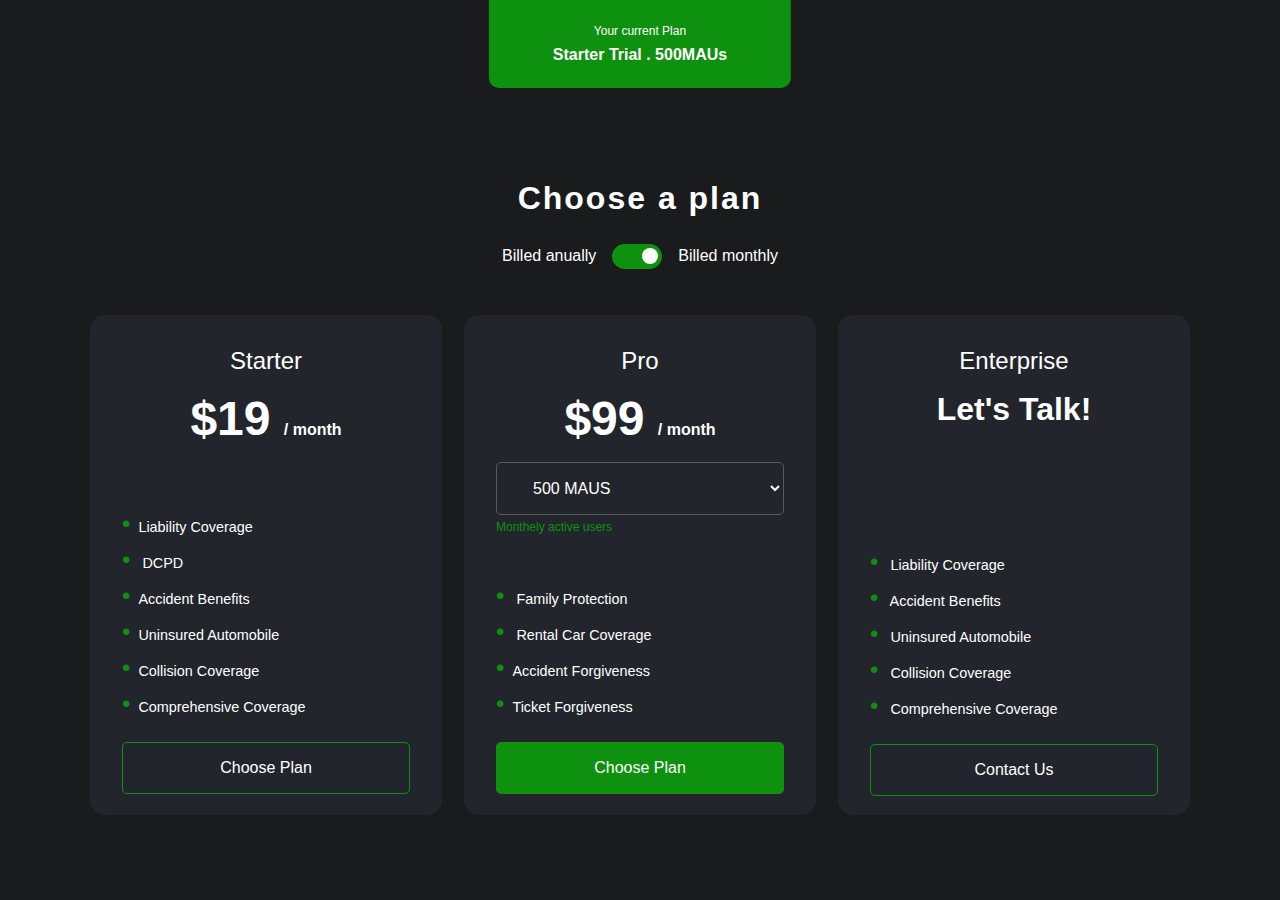
<file: Pricing.html>
<!DOCTYPE html>
<html lang="en">
<head>
    <meta charset="UTF-8">
    <meta name="viewport" content="width=device-width, initial-scale=1.0">
    <link rel="stylesheet" href="stylesheet.css">
    <title>Pricing Table</title>
</head>
<body>
    
    <div class="top-banner">
        <p class="current-plan"> Your current Plan</p>
        <p class="plan-type"> Starter Trial . 500MAUs</p>
    </div>

    <div class="container">
      <h1 class="title">Choose a plan</h1>
      <div class="toggle-switch">
            <span>Billed anually </span>
            <input type="checkbox" class="toggler">
            <span> Billed monthly</span>
      </div>

      <div class="cards">

        <!-- Starter Plan -->
          <div class="card" id="card-1">
            <h1 class="card-title">Starter</h1>
            <h2 class="card-price" id="starter-price"> $19 <span> / month</span> </h2>
            <ul class="card-plan">
                <li>Liability Coverage</li>
                <li> DCPD</li>
                <li>Accident Benefits </li>
                <li>Uninsured Automobile</li>
                <li>Collision Coverage</li>
                <li>Comprehensive Coverage</li>
            </ul>
            <button type="button" class="card-btn"> Choose Plan</button>
          </div>

          <!-- Pro Plan -->
          <div class="card active" id="card-2">
            <h1 class="card-title">Pro</h1>
            <h2 class="card-price" id="pro-price"> $99 <span> / month</span> </h2>
          
            <select  id="maus">
                <option value="500">500 MAUS</option>
                <option value="100">1000 MAUS</option>
                <option value="1500">1500 MAUS</option>
                <option value="2000">2000 MAUS</option>
                <option value="2500">2500 MAUS</option>
            </select>
            <span class="note"> Monthely active users </span>
          
            <ul class="card-plan">
                <li> Family Protection </li>
                <li> Rental Car Coverage</li>
                <li>Accident Forgiveness</li>
                <li>Ticket Forgiveness</li>
            </ul>
            <button type="button" class="card-btn"> Choose Plan</button>
          </div>

          <!-- Enterpise Card -->
          <div class="card" id="card-3">
            <h1 class="card-title">Enterprise</h1>
            <h2 class="card-price"> Let's Talk! </h2>
            <ul class="card-plan">
                <li> Liability Coverage</li>
                <li> Accident Benefits </li>
                <li> Uninsured Automobile</li>
                <li> Collision Coverage</li>
                <li> Comprehensive Coverage</li>
            </ul>
            <button type="button" class="card-btn"> Contact Us</button>
          </div>
      </div>
    </div>
    <script src="scriptmain.js"></script>
</body>
</html>
</file>
<file: stylesheet.css>
* {
    margin: 0;
    padding: 0;
    box-sizing: border-box;
  }
  
  *:focus {
    outline: none;
  }
  
  ul {
    list-style: none;
  }
  
  
  body{
    font-family: Arial, Helvetica, sans-serif;
    background-color: #191b1d;
    color: white;
    height: 100vh;
    width: 100%;
    display: flex;
    justify-content: center;
    align-items: center;
  }
  
  .top-banner {
    background-color: #0e910e;
    position: absolute;
    padding: 1.5rem 4rem;
    top: 0;
    left: 50%;
    transform: translateX(-50%);
    text-align: center;
    border-radius: 0 0 10px 10px;
  }
  
  p.current-plan {
    font-size: 0.75rem;
    margin-bottom: 0.5rem;
  }
  
  p.plan-type {
    font-size: 1rem;
    font-weight: 900;
  }
  
  .container {
    text-align: center;
    width: 1100px;
    height: 60%;
  }
  
  h1.title {
    letter-spacing: 2px;
    margin-bottom: 1.5rem;
  }
  
  .toggle-switch{
      display: flex;
      height: 30px;
      width: 100%;
      justify-content: center;
      align-items: center;
      margin-bottom: 1.5rem;
  }
  
  .toggler{
      appearance: none;
      -webkit-appearance: none;
      -moz-appearance: none;
      width: 50px;
      height: 25px;
      background-color: #0e910e;
      border-radius: 25px;
      margin: 0 1rem;
      position: relative;
  }
  
  .toggler::before{
      content: "";
      width: 16px;
      height: 16px;
      background-color: white;
      position: absolute;
      border-radius: 50%;
      top:50%;
      transform: translateY(-50%);
      right:4px;
  }
  
  .toggler:checked:before{
      right: 55%;
  }
  
  .cards{
      display: flex;
      justify-content: space-between;
      align-items: center;
      width: 100%;
      flex-wrap: wrap;
      height: 100%;
  }
  
  .card{
     height: 500px;
     width: 32%;
     background-color: #22262C; 
     border-radius: 15px;
     padding: 2rem;
     text-align: center;
  }
  
  .card-title{
      font-size: 1.5rem;
      font-weight: lighter;
      margin-bottom: 1rem;
  }
  
  .card-price{
      font-size: 3rem;
      text-align: center;
  }
  
  h2>span{
      font-size: 1rem;
  }
  
  #card-3 .card-price{
      font-size: 2rem;
  } 
  
  #card-1 .card-price{
      margin-bottom: 4rem;
  }
  .card ul{
      text-align: left;
      font-size: 0.9rem;
      font-weight: lighter;
  }
  
  .card ul li:before{
      content:"•";
      margin-right: 0.5rem;
      color:#0e910e;
      font-size: 1.5rem;
  }
  
  .card ul li{
      margin-bottom: 0.5rem;
  }
  
  .card-btn{
      margin-top: 1rem;
      width: 100%;
      background-color: transparent;
      border: 1px solid #0e910e;
      color:white;
      font-size: 1rem;
      padding: 1rem;
      border-radius: 5px;
  }
  
  #card-1 .card-btn:hover, 
  #card-3 .card-btn:hover, 
  .active .card-btn
  {
      background-color: #0e910e;
  }
  
  #maus{
    background: transparent;
    color:white;
    border-color: #545c5c;
    margin-top: 1rem;
    width: 100%;
    padding: 1rem 2rem;
    font-size: 1rem;
    border-radius: 5px;
  }
  
  option{
      font-size: 1.2rem;
      background-color: #333;
  }
  
  .note{
      color:#0e910e;
      font-size: 0.75rem;
      text-align: left;
      display: block;
      margin-top: 5px;
  }
  
  #card-2 ul{
      margin-top: 3rem;
  }
  
  #card-3 ul{
      margin-top: 7.5rem;
  }
  
  @media (max-width:1112px){
      .cards{
          justify-content: center;
      }
  
      .card{
          width: 40%;
      margin: 2rem;
      }
  }
  
  @media (max-width:848px){
      .card{
          width:50%
      }
  }
  
  @media (max-width:674px){
      .top-banner{
          width: 70%;
      }
      .card{
          width: 70%;
      }
  }
  
  @media (max-width:500px){
      .top-banner{
          width: 90%;
      }
  
  
  
      .card{
          width: 90%;
      }
  }
</file>
